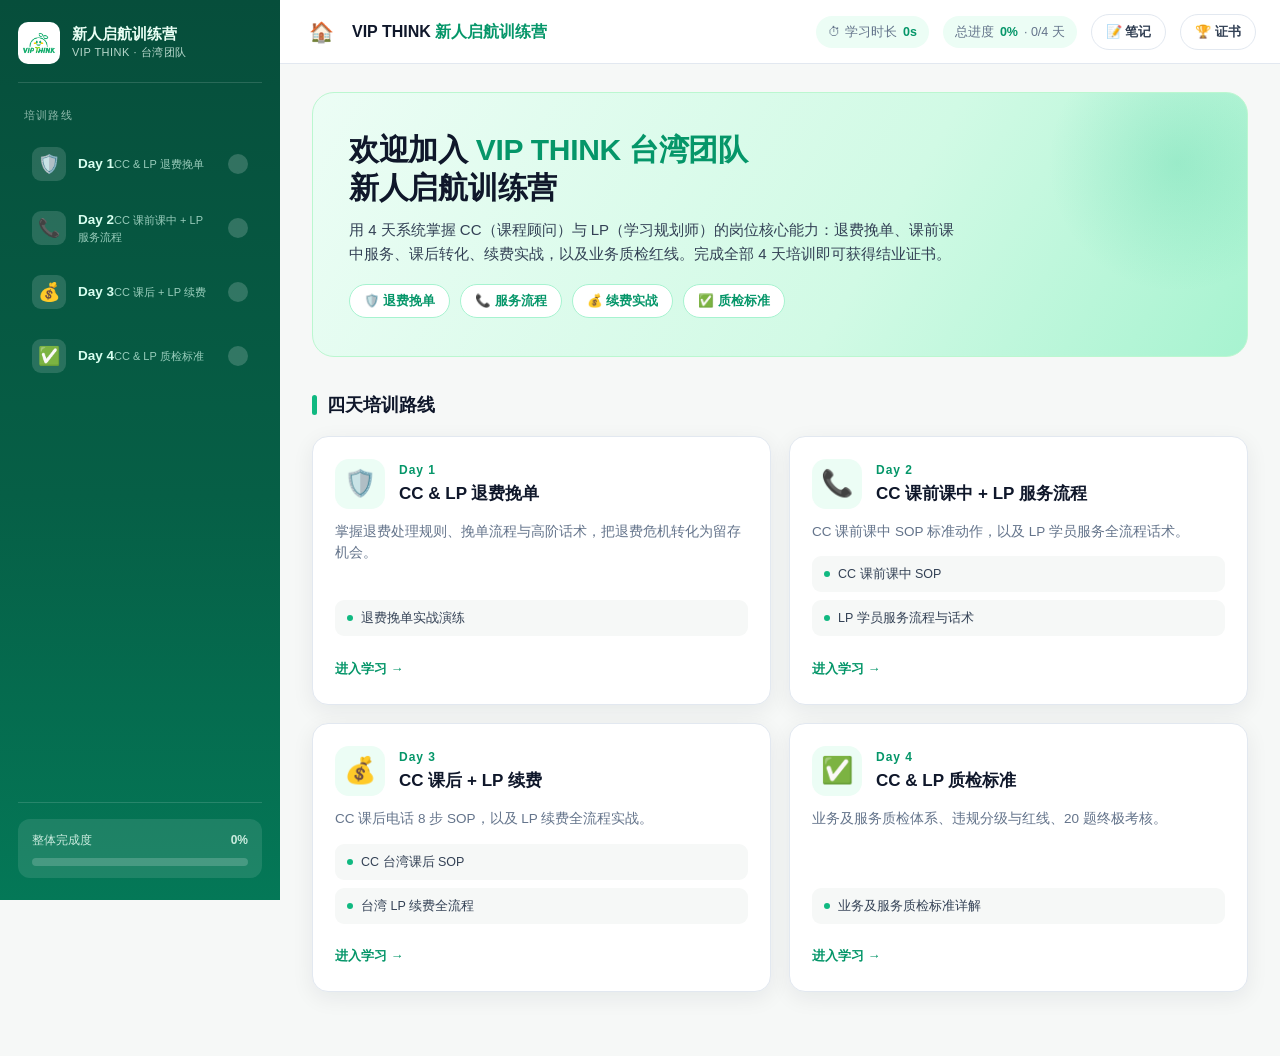
<file: index.html>
<!DOCTYPE html>
<html lang="zh-Hans">
<head>
  <meta charset="UTF-8">
  <meta name="viewport" content="width=device-width, initial-scale=1.0">
  <title>VIP THINK 台湾团队 · 新人启航训练营</title>
  <meta name="description" content="VIP THINK 台湾团队 CC 与 LP 新人入职培训整合门户：退费挽单、服务流程、续费实战、质检标准 四天系统训练。">
  <link rel="icon" href="logo.jpg">
  <link rel="stylesheet" href="css/style.css">
</head>
<body>
  <div class="app">
    <!-- 侧边栏 -->
    <aside class="sidebar" id="sidebar">
      <div class="brand">
        <img src="logo.jpg" alt="VIP THINK">
        <div>
          <div class="b-title">新人启航训练营</div>
          <div class="b-sub">VIP THINK · 台湾团队</div>
        </div>
      </div>
      <div class="nav-label">培训路线</div>
      <nav id="navDays"></nav>
      <div class="side-foot">
        <div class="overall">
          <div class="ot"><span>整体完成度</span><b>0%</b></div>
          <div class="obar"><i></i></div>
        </div>
      </div>
    </aside>
    <div class="scrim" id="scrim"></div>

    <!-- 主区域 -->
    <div class="main">
      <header class="topbar">
        <button class="hamburger" id="hamburger" aria-label="菜单">☰</button>
        <a href="#" id="goHome" title="返回首页" style="font-size:20px;color:var(--ink-2);width:34px;height:34px;display:grid;place-items:center;border-radius:9px;">🏠</a>
        <span class="tb-title" id="tbTitle">VIP THINK <span class="accent">新人启航训练营</span></span>
        <div class="spacer"></div>
        <div class="tb-stat" id="tbTimer">⏱ 学习时长 <b>0s</b></div>
        <div class="tb-stat" id="tbProgress">总进度 <b>0%</b> · 0/4 天</div>
        <button class="tb-btn" id="btnNotes">📝 笔记</button>
        <button class="tb-btn" id="btnCert">🏆 证书</button>
      </header>
      <main class="content" id="content"></main>
    </div>
  </div>

  <!-- 弹窗 & 提示 -->
  <div class="overlay" id="overlay"></div>
  <div class="toast" id="toast"></div>

  <script src="js/app.js"></script>
</body>
</html>

<!-- VIP THINK 台湾团队 · 新人启航训练营 -->
</file>
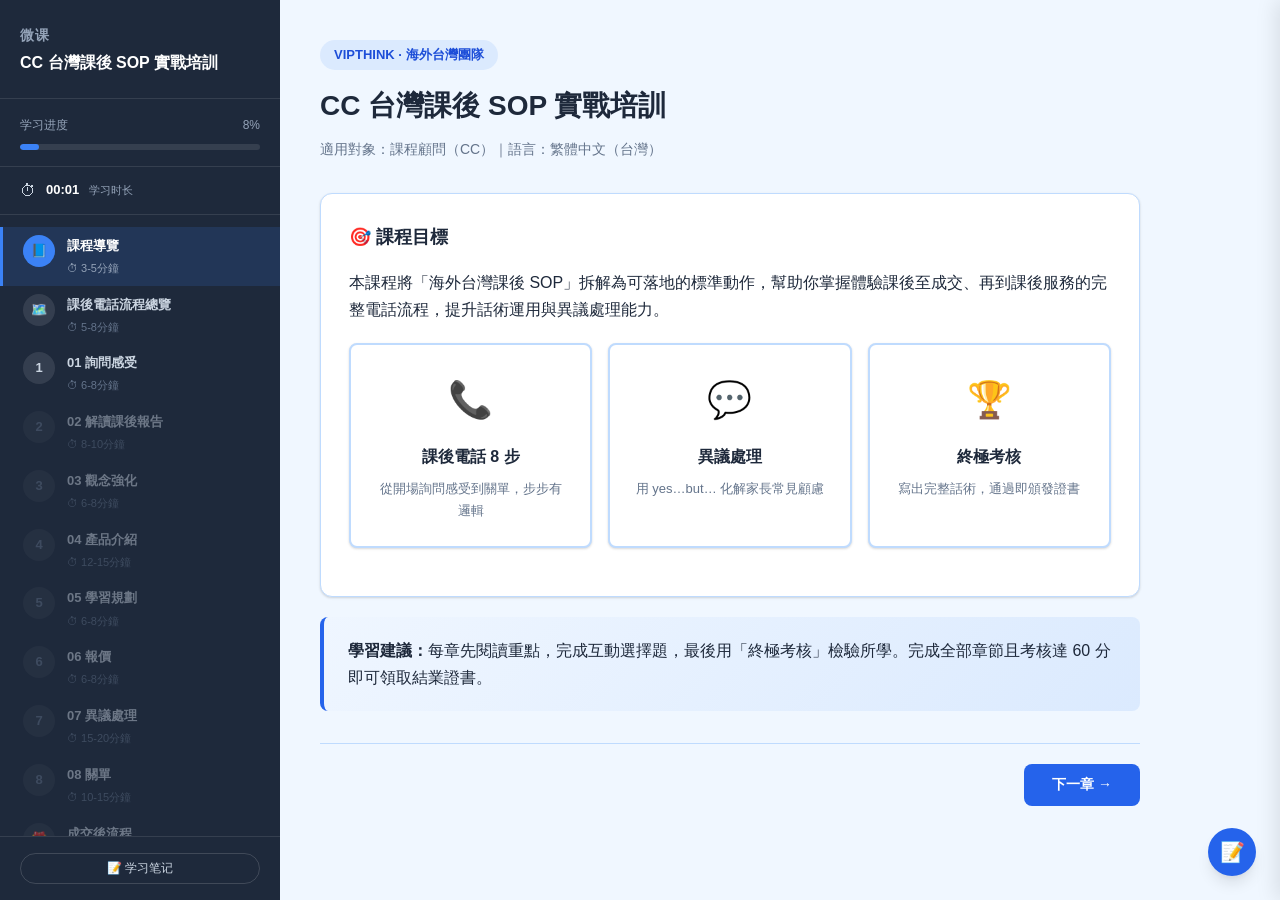
<file: cc-taiwan-afterclass-sop/index.html>
<!DOCTYPE html>
<html lang="zh-CN">
<head>
<meta charset="UTF-8">
<meta name="viewport" content="width=device-width, initial-scale=1.0">
<title>CC 台灣課後 SOP 實戰培訓</title>
<style>
/* ============================================================
   CSS 变量 —— 按需修改品牌色
   ============================================================ */
:root {
  --primary: #2563eb;
  --primary-light: #3b82f6;
  --primary-dark: #1d4ed8;
  --accent: #f59e0b;
  --accent-light: #fbbf24;
  --success: #10b981;
  --danger: #ef4444;
  --bg: #f0f7ff;
  --card: #ffffff;
  --text: #1e293b;
  --text-secondary: #64748b;
  --border: #bfdbfe;
  --sidebar-bg: #1e293b;
  --sidebar-text: #cbd5e1;
  --sidebar-active: #3b82f6;
  --shadow: 0 1px 3px rgba(0,0,0,0.1), 0 1px 2px rgba(0,0,0,0.06);
  --shadow-lg: 0 10px 15px -3px rgba(0,0,0,0.1), 0 4px 6px -2px rgba(0,0,0,0.05);
  --radius: 12px;
  --radius-sm: 8px;
}

* { margin: 0; padding: 0; box-sizing: border-box; }

body {
  font-family: -apple-system, BlinkMacSystemFont, 'Segoe UI', 'PingFang SC', 'Hiragino Sans GB', 'Microsoft YaHei', sans-serif;
  background: var(--bg); color: var(--text); line-height: 1.7;
  display: flex; min-height: 100vh;
}

/* ============================================================
   侧边栏
   ============================================================ */
.sidebar {
  width: 280px; min-width: 280px; background: var(--sidebar-bg);
  color: var(--sidebar-text); display: flex; flex-direction: column;
  position: fixed; top: 0; left: 0; bottom: 0; z-index: 100;
  transition: transform 0.3s;
}
.sidebar-close-btn { display: none; position: absolute; top: 8px; right: 12px;
  background: none; border: none; color: #94a3b8; font-size: 20px;
  cursor: pointer; z-index: 10; padding: 8px; line-height: 1; }

.sidebar-header { padding: 24px 20px; border-bottom: 1px solid rgba(255,255,255,0.1); }
.sidebar-header h3 { font-size: 14px; color: #94a3b8; text-transform: uppercase; letter-spacing: 0.05em; margin-bottom: 4px; }
.sidebar-header .course-title { font-size: 16px; font-weight: 700; color: #fff; line-height: 1.4; }

.sidebar-progress { padding: 16px 20px; border-bottom: 1px solid rgba(255,255,255,0.1); }
.progress-label { display: flex; justify-content: space-between; font-size: 12px; color: #94a3b8; margin-bottom: 8px; }
.progress-bar { height: 6px; background: rgba(255,255,255,0.1); border-radius: 3px; overflow: hidden; }
.progress-fill { height: 100%; background: var(--sidebar-active); border-radius: 3px; transition: width 0.5s ease; width: 0%; }

.sidebar-nav { flex: 1; overflow-y: auto; padding: 12px 0; }
.nav-section { padding: 8px 20px; cursor: pointer; display: flex; align-items: flex-start; gap: 12px; transition: all 0.2s; border-left: 3px solid transparent; }
.nav-section:hover { background: rgba(255,255,255,0.05); }
.nav-section.active { background: rgba(59,130,246,0.15); border-left-color: var(--sidebar-active); color: #fff; }
.nav-section.completed { color: #94a3b8; }
.nav-section.completed .nav-icon { background: var(--success); color: #fff; }
.nav-section.locked { opacity: 0.45; cursor: not-allowed; pointer-events: none; }
.nav-section.locked .nav-icon { background: rgba(255,255,255,0.08); color: #64748b; }
.nav-icon { width: 32px; height: 32px; min-width: 32px; border-radius: 50%; background: rgba(255,255,255,0.1); display: flex; align-items: center; justify-content: center; font-size: 13px; font-weight: 700; color: var(--sidebar-text); transition: all 0.3s; }
.nav-section.active .nav-icon { background: var(--sidebar-active); color: #fff; }
.nav-info .nav-label { font-size: 13px; font-weight: 600; }
.nav-info .nav-sub { font-size: 11px; color: #64748b; margin-top: 2px; }
.nav-section.active .nav-info .nav-sub { color: #94a3b8; }
.sidebar-footer { padding: 16px 20px; border-top: 1px solid rgba(255,255,255,0.1); font-size: 12px; color: #64748b; }

.study-timer { padding: 10px 20px; border-bottom: 1px solid rgba(255,255,255,0.1); display: flex; align-items: center; gap: 10px; font-size: 13px; }
.timer-icon { font-size: 16px; }
.timer-display { color: #fff; font-weight: 700; font-variant-numeric: tabular-nums; }
.timer-label { color: #94a3b8; font-size: 11px; }

/* ============================================================
   主内容区
   ============================================================ */
.main { margin-left: 280px; flex: 1; padding: 40px; max-width: 900px; }
.section { display: none; animation: fadeSlide 0.4s ease; }
.section.active { display: block; }
@keyframes fadeSlide { from { opacity: 0; transform: translateY(12px); } to { opacity: 1; transform: translateY(0); } }

.section-header { margin-bottom: 32px; }
.section-badge { display: inline-block; padding: 4px 14px; background: #dbeafe; color: var(--primary-dark); border-radius: 20px; font-size: 13px; font-weight: 600; margin-bottom: 12px; }
.section-header h1 { font-size: 28px; font-weight: 800; color: var(--text); margin-bottom: 8px; }
.section-header .duration { font-size: 14px; color: var(--text-secondary); }

/* ============================================================
   内容组件
   ============================================================ */
.card { background: var(--card); border-radius: var(--radius); padding: 28px; margin-bottom: 20px; box-shadow: var(--shadow); border: 1px solid var(--border); }
.card-title { font-size: 18px; font-weight: 700; margin-bottom: 16px; color: var(--text); }

.highlight-box { background: linear-gradient(135deg, #eff6ff, #dbeafe); border-left: 4px solid var(--primary); padding: 20px 24px; border-radius: var(--radius-sm); margin: 20px 0; }
.highlight-box.warning { background: linear-gradient(135deg, #fef3c7, #fde68a); border-left-color: var(--accent); }
.highlight-box.danger { background: linear-gradient(135deg, #fef2f2, #fee2e2); border-left-color: var(--danger); }
.highlight-box.success { background: linear-gradient(135deg, #ecfdf5, #d1fae5); border-left-color: var(--success); }

.script-block { background: #f1f5f9; padding: 20px 24px; border-radius: var(--radius-sm); font-style: italic; color: #475569; position: relative; margin: 16px 0; line-height: 1.8; }
.script-block::before { content: '🎙️ 旁白稿'; position: absolute; top: -10px; left: 16px; background: #475569; color: #fff; padding: 2px 10px; border-radius: 10px; font-size: 11px; font-style: normal; }

.flow-steps { display: flex; gap: 16px; margin: 20px 0; flex-wrap: wrap; }
.flow-step { flex: 1; min-width: 140px; background: var(--card); border: 2px solid var(--border); border-radius: var(--radius-sm); padding: 20px; text-align: center; box-shadow: var(--shadow); }
.flow-step .step-num { width: 36px; height: 36px; border-radius: 50%; background: var(--primary); color: #fff; display: inline-flex; align-items: center; justify-content: center; font-weight: 700; font-size: 14px; margin-bottom: 12px; }
.flow-step h4 { font-size: 14px; font-weight: 700; margin-bottom: 8px; }
.flow-step p { font-size: 13px; color: var(--text-secondary); line-height: 1.6; }
.flow-arrow { display: flex; align-items: center; font-size: 24px; color: var(--primary); font-weight: 700; }

.strategy-grid { display: flex; gap: 16px; margin: 20px 0; flex-wrap: wrap; }
.strategy-card { flex: 1; min-width: 200px; background: var(--card); border: 2px solid var(--border); border-radius: var(--radius-sm); padding: 24px; text-align: center; box-shadow: var(--shadow); }
.strategy-card .icon { font-size: 36px; margin-bottom: 12px; }
.strategy-card h4 { font-size: 16px; font-weight: 700; margin-bottom: 8px; }
.strategy-card p { font-size: 13px; color: var(--text-secondary); }

.lifeline-cards { display: flex; gap: 16px; margin: 20px 0; flex-wrap: wrap; }
.lifeline-card { flex: 1; min-width: 180px; background: var(--card); border: 2px solid var(--danger); border-radius: var(--radius-sm); padding: 24px; text-align: center; box-shadow: var(--shadow); }
.lifeline-card .num { font-size: 28px; font-weight: 800; color: var(--danger); margin-bottom: 8px; }

.flash-cards { display: flex; gap: 16px; flex-wrap: wrap; }
.flash-card { flex: 1; min-width: 220px; background: var(--card); border: 1px solid var(--border); border-radius: var(--radius-sm); padding: 20px; box-shadow: var(--shadow); }

.callout-grid { display: flex; gap: 16px; flex-wrap: wrap; }
.callout-item { flex: 1; min-width: 180px; background: var(--card); border-radius: var(--radius-sm); padding: 20px; text-align: center; box-shadow: var(--shadow); border-top: 4px solid var(--primary); }

/* ============================================================
   视频
   ============================================================ */
.video-wrapper { margin: 24px 0; }
.video-label { font-size: 14px; font-weight: 600; color: var(--text); margin-bottom: 12px; }
video { width: 100%; border-radius: var(--radius-sm); background: #000; }

/* ============================================================
   互动组件：选择题
   ============================================================ */
.quiz-card { background: var(--card); border-radius: var(--radius); padding: 28px; margin: 24px 0; box-shadow: var(--shadow-lg); border: 2px solid var(--border); }
.quiz-card.answered-correct { border-color: var(--success); }
.quiz-card.answered-wrong { border-color: var(--danger); }
.quiz-question { font-size: 16px; font-weight: 600; margin-bottom: 20px; line-height: 1.7; }
.quiz-options { display: flex; flex-direction: column; gap: 10px; }
.quiz-option { display: flex; align-items: center; gap: 12px; padding: 16px 16px; border: 2px solid var(--border); border-radius: var(--radius-sm); cursor: pointer; transition: all 0.2s; min-height: 48px; }
.quiz-option:hover { border-color: var(--primary-light); background: #f0f7ff; }
.quiz-option.selected { border-color: var(--primary); background: #dbeafe; }
.quiz-option.correct { border-color: var(--success) !important; background: #ecfdf5 !important; }
.quiz-option.wrong { border-color: var(--danger) !important; background: #fef2f2 !important; }
.quiz-option-label { width: 30px; height: 30px; min-width: 30px; border-radius: 50%; background: var(--border); display: flex; align-items: center; justify-content: center; font-size: 13px; font-weight: 700; }
.quiz-feedback { display: none; margin-top: 16px; padding: 16px; border-radius: var(--radius-sm); font-size: 14px; line-height: 1.7; }
.quiz-feedback.show { display: block; }
.quiz-feedback.correct { background: #ecfdf5; color: #065f46; }
.quiz-feedback.wrong { background: #fef2f2; color: #991b1b; }

/* ============================================================
   互动组件：AI 模拟对话
   ============================================================ */
.dialogue-container { background: var(--card); border-radius: var(--radius); padding: 28px; margin: 24px 0; box-shadow: var(--shadow-lg); border: 2px solid var(--border); }
.dialogue-scenario { background: #f8fafc; padding: 14px 16px; border-radius: var(--radius-sm); font-size: 13px; color: var(--text-secondary); margin-bottom: 16px; }
.customer-bubble { background: #f1f5f9; padding: 16px 20px; border-radius: 16px 16px 16px 4px; font-size: 14px; line-height: 1.7; margin-bottom: 16px; border: 1px solid #e2e8f0; }
.reply-input { width: 100%; min-height: 120px; padding: 16px; border: 2px solid var(--border); border-radius: var(--radius-sm); font-size: 14px; font-family: inherit; line-height: 1.7; resize: vertical; }
.reply-input:focus { border-color: var(--primary-light); outline: none; }
.dialogue-actions { display: flex; gap: 12px; margin-top: 16px; }
.ai-feedback-panel { display: none; margin-top: 20px; padding: 20px; background: #f8fafc; border-radius: var(--radius-sm); border: 1px solid var(--border); }
.ai-feedback-panel.show { display: block; }

/* ============================================================
   互动组件：终极考核
   ============================================================ */
.final-task-container { margin: 24px 0; }
.final-task-input { width: 100%; min-height: 160px; padding: 16px; border: 2px solid var(--border); border-radius: var(--radius-sm); font-size: 14px; font-family: inherit; line-height: 1.8; resize: vertical; }
.final-task-input:focus { border-color: var(--primary-light); outline: none; }
.char-counter { text-align: right; font-size: 12px; color: var(--text-secondary); margin-top: 4px; }

/* ============================================================
   评分展示
   ============================================================ */
.score-display { text-align: center; margin-bottom: 16px; }
.score-circle { width: 64px; height: 64px; border-radius: 50%; display: inline-flex; align-items: center; justify-content: center; font-size: 28px; font-weight: 800; }
.score-circle.high { background: #ecfdf5; color: #065f46; border: 3px solid var(--success); }
.score-circle.medium { background: #fffbeb; color: #92400e; border: 3px solid var(--accent); }
.score-circle.low { background: #fef2f2; color: #991b1b; border: 3px solid var(--danger); }

.keywords-result { display: flex; flex-wrap: wrap; gap: 8px; margin-top: 8px; }
.keyword-tag { padding: 4px 12px; border-radius: 20px; font-size: 12px; font-weight: 600; }
.keyword-tag.found { background: #ecfdf5; color: #065f46; }
.keyword-tag.missing { background: #fef2f2; color: #991b1b; }

.eval-dimensions { display: flex; gap: 16px; flex-wrap: wrap; }
.eval-dim { flex: 1; min-width: 160px; background: var(--card); border: 2px solid var(--border); border-radius: var(--radius-sm); padding: 20px; text-align: center; }
.eval-dim h4 { font-size: 14px; margin-bottom: 8px; }
.eval-dim .stars { font-size: 16px; margin: 8px 0; }

/* ============================================================
   证书弹窗
   ============================================================ */
.cert-overlay { display: none; position: fixed; inset: 0; background: rgba(0,0,0,0.6); z-index: 200; justify-content: center; align-items: center; }
.cert-overlay.show { display: flex; }
.certificate-paper { background: #fff; border-radius: 16px; padding: 40px 32px; max-width: 560px; width: 90%; text-align: center; box-shadow: 0 25px 50px rgba(0,0,0,0.3); }
.cert-title { font-size: 28px; font-weight: 800; color: #1d4ed8; margin-bottom: 8px; }
.cert-sub { font-size: 12px; color: #64748b; letter-spacing: 0.1em; margin-bottom: 24px; }
.cert-body { font-size: 15px; color: #1e293b; line-height: 2.2; }
.cert-name { display: inline-block; border-bottom: 2px solid #2563eb; min-width: 100px; padding: 2px 8px; margin: 0 4px; outline: none; }
.cert-course { font-weight: 700; color: #1d4ed8; margin: 8px 0; }
.cert-score { margin: 20px 0 4px; font-size: 16px; font-weight: 600; color: #10b981; }
.cert-final-score { margin: 4px 0 20px; font-size: 14px; font-weight: 600; color: #1d4ed8; }
.cert-footer { display: flex; justify-content: space-between; font-size: 12px; color: #64748b; margin-top: 32px; border-top: 1px solid #e2e8f0; padding-top: 16px; }
.cert-actions { display: flex; gap: 12px; justify-content: center; margin-top: 20px; }

/* ============================================================
   按钮 & 导航
   ============================================================ */
.btn { display: inline-block; padding: 12px 28px; background: var(--primary); color: #fff; border: none; border-radius: var(--radius-sm); font-size: 14px; font-weight: 600; cursor: pointer; transition: all 0.2s; }
.btn:hover { background: var(--primary-dark); transform: translateY(-1px); }
.btn:disabled { opacity: 0.5; cursor: not-allowed; }
.btn-outline { background: transparent; border: 2px solid var(--border); color: var(--text); }
.btn-outline:hover { border-color: var(--primary); color: var(--primary); transform: translateY(-1px); }
.btn-success { background: var(--success); }
.btn-success:hover { background: #059669; }

.section-nav-buttons { display: flex; justify-content: space-between; margin-top: 32px; padding-top: 20px; border-top: 1px solid var(--border); }

/* ============================================================
   笔记面板 & Toast
   ============================================================ */
.notes-toggle { position: fixed; bottom: 24px; right: 24px; width: 48px; height: 48px; border-radius: 50%; background: var(--primary); color: #fff; border: none; cursor: pointer; font-size: 20px; box-shadow: var(--shadow-lg); z-index: 50; display: flex; align-items: center; justify-content: center; }
.notes-panel { position: fixed; right: 0; top: 0; bottom: 0; width: 300px; background: var(--card); box-shadow: -4px 0 20px rgba(0,0,0,0.1); z-index: 90; transform: translateX(100%); transition: transform 0.3s; padding: 24px; display: flex; flex-direction: column; }
.notes-panel.open { transform: translateX(0); }
.notes-panel h3 { margin-bottom: 12px; }
.notes-panel textarea { flex: 1; border: 1px solid var(--border); border-radius: var(--radius-sm); padding: 12px; font-family: inherit; font-size: 13px; resize: none; }

.toast { position: fixed; bottom: 24px; right: 24px; padding: 12px 24px; border-radius: var(--radius-sm); font-size: 14px; font-weight: 600; z-index: 300; animation: toastIn 0.3s ease; box-shadow: var(--shadow-lg); }
.toast.success { background: #ecfdf5; color: #065f46; border: 1px solid #a7f3d0; }
.toast.warning { background: #fffbeb; color: #92400e; border: 1px solid #fcd34d; }
.toast.info { background: #eff6ff; color: #1e40af; border: 1px solid #bfdbfe; }
@keyframes toastIn { from { opacity: 0; transform: translateY(10px); } to { opacity: 1; transform: translateY(0); } }

/* ============================================================
   移动端适配 (≤1024px)
   ============================================================ */
.mobile-header { display: none; background: var(--sidebar-bg); color: #fff; padding: 10px 16px; align-items: center; gap: 10px; position: sticky; top: 0; z-index: 50; min-height: 48px; }
.mobile-header .mh-title { flex: 1; font-weight: 700; font-size: 14px; overflow: hidden; text-overflow: ellipsis; white-space: nowrap; }
.mobile-header .mh-btn { background: none; border: none; color: #fff; font-size: 20px; cursor: pointer; padding: 4px 8px; line-height: 1; min-width: 36px; min-height: 36px; display: flex; align-items: center; justify-content: center; }
.mobile-progress-bar { display: none; height: 3px; background: rgba(255,255,255,0.15); position: sticky; top: 48px; z-index: 49; }
.mobile-progress-bar .mpb-fill { height: 100%; background: var(--primary-light); transition: width 0.5s ease; width: 0%; }
.sidebar-overlay { display: none; position: fixed; inset: 0; background: rgba(0,0,0,0.5); z-index: 99; }

@media (max-width: 1024px) {
  body { flex-direction: column; }
  .sidebar { transform: translateX(-100%); width: 280px; min-width: 280px; transition: transform 0.3s ease; }
  .sidebar.open { transform: translateX(0); z-index: 110; }
  .sidebar-overlay.show { display: block; }
  .sidebar-close-btn { display: block; }
  .mobile-header { display: flex; }
  .mobile-progress-bar { display: block; }
  .main { margin-left: 0 !important; padding: 16px 14px 80px; max-width: 100%; }
  .section-header h1 { font-size: 20px; }
  .section-badge { font-size: 11px; padding: 3px 10px; }
  .card { padding: 16px; border-radius: 10px; }
  .card-title { font-size: 16px; }
  .flow-steps, .strategy-grid, .lifeline-cards, .callout-grid, .flash-cards, .eval-dimensions { flex-direction: column; }
  .flow-arrow { transform: rotate(90deg); }
  .quiz-option { padding: 14px 12px; min-height: 44px; font-size: 13px; }
  .dialogue-actions { flex-direction: column; }
  .dialogue-actions .btn { width: 100%; }
  .final-task-input { min-height: 120px; font-size: 13px; padding: 12px; }
  .section-nav-buttons { flex-direction: column; gap: 10px; position: sticky; bottom: 0; background: var(--bg); padding: 12px 0; border-top: 1px solid var(--border); margin-top: 24px; }
  .section-nav-buttons .btn { width: 100%; text-align: center; padding: 14px 24px; font-size: 15px; }
  .section-nav-buttons > div { width: 100%; }
  .notes-toggle { display: none; }
  .notes-panel { width: 100%; max-width: 340px; }
  .toast { left: 50%; right: auto; transform: translateX(-50%); bottom: 80px; white-space: nowrap; font-size: 13px; padding: 10px 20px; }
  .certificate-paper { width: 95%; max-width: 95%; padding: 28px 20px; max-height: 90vh; overflow-y: auto; }
  .cert-title { font-size: 22px; }
  .cert-body { font-size: 13px; line-height: 1.8; }
  .cert-actions { flex-direction: column; }
  .cert-actions .btn { width: 100%; }
  .score-circle { width: 56px; height: 56px; font-size: 22px; }
  .keyword-tag { font-size: 11px; padding: 3px 8px; }
}
</style>
</head>
<body>

<!-- ============================================================
     侧边栏
     ============================================================ -->
<aside class="sidebar" id="sidebar">
  <button class="sidebar-close-btn" onclick="toggleSidebar()" aria-label="关闭菜单">✕</button>
  <div class="sidebar-header">
    <h3>微课</h3>
    <div class="course-title">CC 台灣課後 SOP 實戰培訓</div>
  </div>
  <div class="sidebar-progress">
    <div class="progress-label"><span>学习进度</span><span id="progressPercent">0%</span></div>
    <div class="progress-bar"><div class="progress-fill" id="progressFill"></div></div>
  </div>
  <div class="study-timer">
    <span class="timer-icon">⏱</span>
    <span class="timer-display" id="timerDisplay">00:00</span>
    <span class="timer-label">学习时长</span>
  </div>
  <div class="sidebar-nav" id="sidebarNav"></div>
  <div class="sidebar-footer">
    <button onclick="toggleNotes()" style="background:none;border:1px solid rgba(255,255,255,0.15);color:var(--sidebar-text);padding:6px 16px;border-radius:20px;font-size:12px;cursor:pointer;width:100%;">📝 学习笔记</button>
  </div>
</aside>

<div class="sidebar-overlay" id="sidebarOverlay" onclick="toggleSidebar()"></div>

<!-- ============================================================
     移动端顶部导航
     ============================================================ -->
<div class="mobile-header">
  <button class="mh-btn" onclick="toggleSidebar()" aria-label="菜单">☰</button>
  <span class="mh-title" id="mhTitle">CC 台灣課後 SOP 實戰培訓</span>
  <span style="font-size:12px;opacity:0.7;white-space:nowrap;" id="mhTimer">00:00</span>
</div>
<div class="mobile-progress-bar"><div class="mpb-fill" id="mpbFill"></div></div>

<!-- ============================================================
     主内容区
     ============================================================ -->
<main class="main" id="mainContent"></main>

<!-- ============================================================
     证书弹窗
     ============================================================ -->
<div class="cert-overlay" id="certOverlay">
  <div class="certificate-paper" id="certPaper">
    <div class="cert-title">🏆 结业证书</div>
    <div class="cert-sub">CERTIFICATE OF COMPLETION</div>
    <div class="cert-body">
      <p>兹证明</p>
      <p><span class="cert-name" id="certStudentName" contenteditable="true">请填写姓名</span></p>
      <p>已完成</p>
      <p class="cert-course">CC 台灣課後 SOP 實戰培訓</p>
      <p>全部课程内容并通过考核</p>
      <div class="cert-score" id="certScore">综合评定：通过</div>
      <div class="cert-final-score" id="certFinalScore">终极考核得分：—</div>
    </div>
    <div class="cert-footer">
      <span id="certDate"></span>
      <span>VIPTHINK</span>
    </div>
    <div class="cert-actions">
      <button class="btn" onclick="printCertificate()">🖨️ 打印证书</button>
      <button class="btn btn-outline" onclick="closeCertificate()">关闭</button>
    </div>
  </div>
</div>

<!-- ============================================================
     笔记面板
     ============================================================ -->
<button class="notes-toggle" onclick="toggleNotes()">📝</button>
<div class="notes-panel" id="notesPanel">
  <h3>📝 学习笔记 — <span id="notesChapterLabel" style="font-weight:400;font-size:13px;color:var(--text-secondary);"></span></h3>
  <textarea id="notesTextarea" placeholder="在这里记录你的学习心得..."></textarea>
  <button class="btn btn-outline" onclick="toggleNotes()" style="margin-top:12px;width:100%;">关闭</button>
</div>

<script>
// ============================================================
// 课程数据 — 在此配置
// ============================================================
const courseData = {
  title: 'CC 台灣課後 SOP 實戰培訓',
  sections: [
    {
      id: 's1', title: '課程導覽', duration: '3-5分鐘', icon: '📘', type: 'content',
      content: `
        <div class="section-header">
          <span class="section-badge">VIPTHINK · 海外台灣團隊</span>
          <h1>CC 台灣課後 SOP 實戰培訓</h1>
          <p class="duration">適用對象：課程顧問（CC）｜語言：繁體中文（台灣）</p>
        </div>
        <div class="card">
          <h2 class="card-title">🎯 課程目標</h2>
          <p>本課程將「海外台灣課後 SOP」拆解為可落地的標準動作，幫助你掌握體驗課後至成交、再到課後服務的完整電話流程，提升話術運用與異議處理能力。</p>
          <div class="strategy-grid">
            <div class="strategy-card"><div class="icon">📞</div><h4>課後電話 8 步</h4><p>從開場詢問感受到關單，步步有邏輯</p></div>
            <div class="strategy-card"><div class="icon">💬</div><h4>異議處理</h4><p>用 yes…but… 化解家長常見顧慮</p></div>
            <div class="strategy-card"><div class="icon">🏆</div><h4>終極考核</h4><p>寫出完整話術，通過即頒發證書</p></div>
          </div>
        </div>
        <div class="highlight-box">
          <strong>學習建議：</strong>每章先閱讀重點，完成互動選擇題，最後用「終極考核」檢驗所學。完成全部章節且考核達 60 分即可領取結業證書。
        </div>`
    },
    {
      id: 's2', title: '課後電話流程總覽', duration: '5-8分鐘', icon: '🗺️', type: 'content',
      content: `
        <div class="section-header">
          <span class="section-badge">流程地圖</span>
          <h1>課後電話 8 步流程</h1>
          <p class="duration">掌握全局，再逐章細練</p>
        </div>
        <div class="card">
          <h2 class="card-title">📞 8 大步驟</h2>
          <div class="flow-steps">
            <div class="flow-step"><div class="step-num">1</div><h4>詢問感受</h4><p>開場引導家長回憶體驗課</p></div>
            <div class="flow-step"><div class="step-num">2</div><h4>解讀報告</h4><p>說明強項與可進步處</p></div>
            <div class="flow-step"><div class="step-num">3</div><h4>觀念強化</h4><p>重要性與緊迫性</p></div>
            <div class="flow-step"><div class="step-num">4</div><h4>產品介紹</h4><p>公司/師資/體系/服務</p></div>
            <div class="flow-step"><div class="step-num">5</div><h4>學習規劃</h4><p>正報與反推</p></div>
            <div class="flow-step"><div class="step-num">6</div><h4>報價</h4><p>對應方案與課包</p></div>
            <div class="flow-step"><div class="step-num">7</div><h4>異議處理</h4><p>yes…but… 化解顧慮</p></div>
            <div class="flow-step"><div class="step-num">8</div><h4>關單</h4><p>隨時多次軟硬關</p></div>
          </div>
        </div>
        <div class="highlight-box warning">
          <strong>關鍵心法：</strong>流程不是死板照念，而是依家長反應靈活推進；前幾輪「軟關」，多輪後「硬關」，黃金關單在 48 小時內。
        </div>`
    },
    {
      id: 's3', title: '01 詢問感受', duration: '6-8分鐘', icon: '1', type: 'content_quiz', quizId: 'quiz1',
      content: `
        <div class="section-header">
          <span class="section-badge">步驟 01</span>
          <h1>開場：詢問感受</h1>
          <p class="duration">先建立連結，再進入報告</p>
        </div>
        <div class="card">
          <h2 class="card-title">💡 核心目的</h2>
          <p>透過提問授權，引導家長主動回憶體驗課的過程與孩子表現，營造互動氛圍，為後續解讀報告鋪路。</p>
          <div class="highlight-box">
            <strong>開場參考：</strong>「XX媽媽，今天體驗課剛結束，想先聽聽您的感覺？小朋友上課的時候還願意配合老師嗎？」
          </div>
          <p style="margin-top:12px;color:var(--text-secondary);font-size:14px;">⚠️ 切記：產品介紹不是每點都講，要依家長關心的點（需求/痛點）針對性說明，且中途要有互動，不能自己單方面輸出。</p>
        </div>`
    },
    {
      id: 's4', title: '02 解讀課後報告', duration: '8-10分鐘', icon: '2', type: 'content',
      content: `
        <div class="section-header">
          <span class="section-badge">步驟 02</span>
          <h1>解讀課後報告</h1>
          <p class="duration">結構化回饋，引導家長看見差異</p>
        </div>
        <div class="card">
          <h2 class="card-title">📋 回饋結構</h2>
          <div class="flash-cards">
            <div class="flash-card"><strong>① 提問授權</strong><p>「過程中您有任何疑問，隨時跟我說」</p></div>
            <div class="flash-card"><strong>② 學了什麼</strong><p>說明本堂課知識點（如分類概念、簡單推理）</p></div>
            <div class="flash-card"><strong>③ 2-3 個優點</strong><p>願意配合、能動手完成、能舉一反三</p></div>
            <div class="flash-card"><strong>④ 1 個缺點</strong><p>如逆向邏輯需加強、易受顏色干擾</p></div>
            <div class="flash-card"><strong>⑤ 學習建議</strong><p>建議繼續在 S2 級別打底，提升邏輯/表達/數感</p></div>
          </div>
          <div class="script-block">XX媽媽，剛剛授課老師已經把完整的課後測評報告給到了我。等我跟您詳細講解一下 XX 今天的表現……我們建議他可以繼續在 S2 級別學習，打好基礎。</div>
          <p style="font-size:13px;color:var(--text-secondary);">📌 課後 demo 老師會把課堂評價與建議級別透過 Line 私訊給對應的 CC。</p>
        </div>`
    },
    {
      id: 's5', title: '03 觀念強化', duration: '6-8分鐘', icon: '3', type: 'content',
      content: `
        <div class="section-header">
          <span class="section-badge">步驟 03</span>
          <h1>觀念強化：重要性與緊迫性</h1>
          <p class="duration">把「為什麼要學」講到位</p>
        </div>
        <div class="card">
          <p>邏輯思維不是短期衝刺就能補起來，關鍵靠<strong>系統化長期培養</strong>。結合課前了解到的家長期待（銜接國小 / 穩固校內成績 / 鍛鍊邏輯 / 適應評量 / 參加競賽），再對接課程價值。</p>
          <div class="highlight-box">
            <strong>參考話術：</strong>「媽媽您提到想幫助小朋友銜接國小，這樣等我結合我們的課程，跟您詳細介紹一下。邏輯思維是長期培養的，越早打底越輕鬆。」
          </div>
          <p style="font-size:14px;color:var(--text-secondary);margin-top:12px;">💡 若課前沒問到，這一步要主動詢問媽媽想培養孩子什麼能力，再銜接課程介紹。</p>
        </div>`
    },
    {
      id: 's6', title: '04 產品介紹', duration: '12-15分鐘', icon: '4', type: 'content_quiz', quizId: 'quiz2',
      content: `
        <div class="section-header">
          <span class="section-badge">步驟 04</span>
          <h1>產品介紹</h1>
          <p class="duration">按痛點說，不單方面輸出</p>
        </div>
        <div class="card">
          <h2 class="card-title">🧩 八大介紹重點</h2>
          <div class="flash-cards">
            <div class="flash-card"><strong>① 公司介紹</strong><p>2016 創立，營運滿 10 年，學員遍及 72 國，超 200 萬孩子；課程依台灣 108 課綱在地化。</p></div>
            <div class="flash-card"><strong>② 師資介紹</strong><p>亞太區台灣專屬師資，熟悉本地口音與學習習慣；可依性格選中文或英文授課。</p></div>
            <div class="flash-card"><strong>③ 課程體系</strong><p>9 個循序漸進階段，建構式教學，不靠填鴨，像闖關一樣路徑清晰。</p></div>
            <div class="flash-card"><strong>④ 趣味化課堂</strong><p>知識點融入動畫劇情與互動遊戲，即時星星獎勵提升動力。</p></div>
            <div class="flash-card"><strong>⑤ 學習內容</strong><p>以 S4 為例：70% 同步校內考點，30% 思維拓展，兼顧評量與競賽。</p></div>
            <div class="flash-card"><strong>⑥ 上課形式</strong><p>每週兩堂、每堂 40 分鐘、4-6 人小班，同儕互動保持活躍。</p></div>
            <div class="flash-card"><strong>⑦ 學習閉環</strong><p>學—練—測—評，配套練習、定期檢測、老師及時反饋。</p></div>
            <div class="flash-card"><strong>⑧ 課後服務</strong><p>3 位老師共服務 1 位學員：排課 / 班導 / 授課，Line@ 隨時溝通。</p></div>
          </div>
          <div class="highlight-box warning" style="margin-top:16px;">
            <strong>產品介紹後「排雷」：</strong>作用有二——確認家長是否有聽進去、試探意向（有興趣的家長會在此主動提問）。例如課前得知計算是弱項，就重點講我們如何提升計算能力。
          </div>
        </div>`
    },
    {
      id: 's7', title: '05 學習規劃', duration: '6-8分鐘', icon: '5', type: 'content',
      content: `
        <div class="section-header">
          <span class="section-badge">步驟 05</span>
          <h1>學習規劃</h1>
          <p class="duration">把課程價值轉成「孩子的路徑」</p>
        </div>
        <div class="card">
          <p>依孩子的級別與目標，對應 108 課綱校內知識點，規劃循序漸進的學習路徑；除校內必學，額外補足邏輯思維拓展題型。</p>
          <div class="highlight-box">
            <strong>規劃重點：</strong>越早啟動規劃，越早把數學底子打穩、分數拉上來，不用等到高年級跟不上再著急。結合「報價」環節，用正報或反推呈現方案。
          </div>
        </div>`
    },
    {
      id: 's8', title: '06 報價', duration: '6-8分鐘', icon: '6', type: 'content_quiz', quizId: 'quiz3',
      content: `
        <div class="section-header">
          <span class="section-badge">步驟 06</span>
          <h1>報價</h1>
          <p class="duration">兩種方式：正報、反推</p>
        </div>
        <div class="card">
          <div class="strategy-grid">
            <div class="strategy-card"><div class="icon">💰</div><h4>正報</h4><p>直接依課程方案與課包報價，清楚列出內容與對應費用。</p></div>
            <div class="strategy-card"><div class="icon">🎯</div><h4>反推</h4><p>從家長期望的結果（如目標級別 / 預算 / 時程）倒推合適方案，再對應報價。</p></div>
          </div>
          <div class="highlight-box">
            <strong>小技巧：</strong>報價前先確認家長的核心關切（效果 / 時間 / 預算），再選正報或反推，讓數字更有說服力。
          </div>
        </div>`
    },
    {
      id: 's9', title: '07 異議處理', duration: '15-20分鐘', icon: '7', type: 'content_quiz', quizId: 'quiz4',
      content: `
        <div class="section-header">
          <span class="section-badge">步驟 07</span>
          <h1>異議處理</h1>
          <p class="duration">yes…but… 先理解，再化解</p>
        </div>
        <div class="card">
          <h2 class="card-title">🧭 通用步驟</h2>
          <div class="flash-cards">
            <div class="flash-card"><strong>第一步</strong><p>搞清楚在「考慮什麼」：價格？效果？時間？把模糊的考慮具體化。</p></div>
            <div class="flash-card"><strong>第二步</strong><p>搞清楚「誰說了算」：了解決策結構（爸爸/媽媽最看重什麼）。</p></div>
            <div class="flash-card"><strong>第三步</strong><p>假設問題解決是否買單：判斷是真原因還是藉口。</p></div>
          </div>
          <div class="highlight-box">
            <strong>核心認知：</strong>「我再考慮下」不是一個結果，而是一個信號——代表顧慮未被解決、價值感不足或缺乏緊迫感。目標是幫家長完成決策所需的心理過程，而非硬促單。
          </div>
          <h2 class="card-title" style="margin-top:20px;">📂 常見異議分類</h2>
          <div class="callout-grid">
            <div class="callout-item"><strong>信任類</strong><p>看到簡體/廣州公司→強調全球布局、台灣專屬班級、內容 100% 覆蓋台灣考點</p></div>
            <div class="callout-item"><strong>決策人類</strong><p>要跟爸爸商量→肯定媽媽做決定，提供致電雙方說明的機會</p></div>
            <div class="callout-item"><strong>教育理念類</strong><p>不喜歡數學/年紀小→用黃金期、108 課綱、私中面試等觀念引導</p></div>
            <div class="callout-item"><strong>價格類</strong><p>太貴→回歸價值與重要性，用案例與 CP 值說服</p></div>
            <div class="callout-item"><strong>視力類</strong><p>不想線上→護眼模式、40 分鐘設計、護眼操</p></div>
            <div class="callout-item"><strong>付款類</strong><p>不想一次買多→試學班（4 個月）或 AFTEE 三期 0 手續費</p></div>
          </div>
        </div>`
    },
    {
      id: 's10', title: '08 關單', duration: '10-15分鐘', icon: '8', type: 'content_quiz', quizId: 'quiz5',
      content: `
        <div class="section-header">
          <span class="section-badge">步驟 08</span>
          <h1>關單</h1>
          <p class="duration">隨時多次，時機成熟即關</p>
        </div>
        <div class="card">
          <div class="highlight-box success">
            <strong>關單心法：</strong>關單在時機成熟時，而非固定在某流程。前幾輪「軟關」，多輪後「硬關」；隨時隨地多次心理暗示。黃金關單 48 小時，課前挖需、課後順水推舟。
          </div>
          <h2 class="card-title" style="margin-top:18px;">🛠️ 七種關單法</h2>
          <div class="flash-cards">
            <div class="flash-card"><strong>軟關</strong><p>「媽媽您傾向週中還是週末上課呀？」</p></div>
            <div class="flash-card"><strong>硬關</strong><p>「體驗專屬優惠名額只剩 3 個，我立刻幫您預留一個？」</p></div>
            <div class="flash-card"><strong>假設關單</strong><p>「下午跟晚上都可以，小朋友傾向哪個？」直接帶入成交</p></div>
            <div class="flash-card"><strong>優惠關單</strong><p>用名額稀缺製造緊迫感</p></div>
            <div class="flash-card"><strong>直接關單</strong><p>「我們直接幫小朋友把學習名額保留下來」</p></div>
            <div class="flash-card"><strong>衡量關單</strong><p>幫家長算帳，看學完後的收穫</p></div>
            <div class="flash-card"><strong>保障關單</strong><p>4 堂無憂試學保障，不滿意全額退（非必要不以此促單）</p></div>
          </div>
        </div>`
    },
    {
      id: 's11', title: '成交後流程', duration: '8-10分鐘', icon: '🎁', type: 'content',
      content: `
        <div class="section-header">
          <span class="section-badge">售後服務</span>
          <h1>成交後流程</h1>
          <p class="duration">定心丸 + 三大文件，24 小時內到位</p>
        </div>
        <div class="card">
          <h2 class="card-title">💝 成交後的定心丸</h2>
          <div class="flash-cards">
            <div class="flash-card"><strong>給予鼓勵與信心</strong><p>恭喜成為學員，介紹老師 Line@、打卡贈課活動（分享海報 24h 截圖送 8000 豌豆幣）</p></div>
            <div class="flash-card"><strong>完善客戶資料</strong><p>後台寫好跟進記錄與注意事項，引入「班導」概念突顯服務</p></div>
            <div class="flash-card"><strong>介紹轉介紹活動</strong><p>口碑轉介紹額外福利</p></div>
          </div>
          <h2 class="card-title" style="margin-top:20px;">📨 三大發送文件（24 小時內必發，否則觸犯質檢）</h2>
          <div class="callout-grid">
            <div class="callout-item"><strong>新生入學指南</strong><p>依購買課包版本發送對應指南</p></div>
            <div class="callout-item"><strong>課時確認函</strong><p>依課包版本發送對應確認函</p></div>
            <div class="callout-item"><strong>打卡教學</strong><p>2 則，24h 內發；家長不想打卡要柔性引導（圖文一鍵生成）</p></div>
          </div>
        </div>`
    },
    {
      id: 's12', title: '終極考核', duration: '15-20分鐘', icon: '🏆', type: 'content',
      content: `
        <div class="section-header">
          <span class="section-badge">🏆 終極考核</span>
          <h1>終極考核：課後電話話術演練</h1>
          <p class="duration">綜合應用 · 需達 60 分</p>
        </div>
        <div class="card">
          <h2 class="card-title">📋 考核場景</h2>
          <p>你剛完成 XX（S2 級別，5 歲）的體驗課。媽媽在電話裡說：</p>
          <div class="customer-bubble">「我覺得小朋友好像不太喜歡數學，而且你們價格有點貴，我想再考慮一下。」</div>
          <p>請寫出你的<strong>完整回應話術</strong>，需覆蓋：<strong>共情 → 觀念強化 → 產品價值 → 異議處理 → 軟關單</strong>。字數越多、維度覆蓋越完整，得分越高。</p>
        </div>
        <div class="card final-task-container" id="finalTaskContainer">
          <h3>✍️ 寫下你的回應</h3>
          <textarea class="final-task-input" id="finalTaskInput" placeholder="例如：XX媽媽我完全理解您的擔心...（請運用所學 SOP 組織完整話術）"></textarea>
          <div class="char-counter" id="finalCharCount">0 / 500字</div>
          <div style="display:flex;gap:12px;margin-top:16px;">
            <button class="btn" id="finalSubmitBtn" onclick="submitFinalTask()">提交考核</button>
            <button class="btn btn-outline" onclick="resetFinalTask()">重新作答</button>
          </div>
          <div id="finalFeedback" style="display:none;"></div>
        </div>`
    }
  ]
};

// ============================================================
// 互动练习数据 — 在此配置
// ============================================================
const quizzes = {
  quiz1: {
    quizId: 'quiz1',
    question: '課後電話「詢問感受」環節，開場第一步最合適的是？',
    options: [
      { label: 'A', text: '直接開始介紹課程內容與價格' },
      { label: 'B', text: '先詢問家長/孩子上課感受，引導回憶體驗課' },
      { label: 'C', text: '一開場就處理家長可能的異議' },
      { label: 'D', text: '直接報價並催促報名' }
    ],
    correct: 1,
    feedback_correct: '✅ 正確！先詢問感受能建立連結、引導家長主動回憶體驗課，為後續解讀報告鋪路。',
    feedback_wrong: '❌ 不正確。開場應先「詢問感受」建立連結，而非直接介紹、報價或處理異議。'
  },
  quiz2: {
    quizId: 'quiz2',
    question: '產品介紹環節的核心原則是？',
    options: [
      { label: 'A', text: '把八大賣點一次講完，讓家長全知道' },
      { label: 'B', text: '只強調公司規模與創立年分' },
      { label: 'C', text: '按家長關心的痛點針對性介紹，並全程互動' },
      { label: 'D', text: '全程由 CC 單方面輸出，節省時間' }
    ],
    correct: 2,
    feedback_correct: '✅ 正確！產品介紹要依家長需求/痛點針對性說明，且中途要有互動，不能單方面輸出。',
    feedback_wrong: '❌ 不正確。應針對家長痛點介紹並保持互動，而非全講或單方面輸出。'
  },
  quiz3: {
    quizId: 'quiz3',
    question: '關於「正報」與「反推」兩種報價方式，下列何者正確？',
    options: [
      { label: 'A', text: '只能用正報，不能使用反推' },
      { label: 'B', text: '反推是從家長期望的結果倒推合適方案' },
      { label: 'C', text: '報價要在關單之後才進行' },
      { label: 'D', text: '報價不需要結合學習規劃' }
    ],
    correct: 1,
    feedback_correct: '✅ 正確！反推從家長期望的結果（目標/預算/時程）倒推方案，再對應報價，更有說服力。',
    feedback_wrong: '❌ 不正確。反推是從家長期望結果倒推方案；報價應建立在學習規劃之上。'
  },
  quiz4: {
    quizId: 'quiz4',
    question: '家長說「我再考慮一下」，第一步應該？',
    options: [
      { label: 'A', text: '直接說「好啊，等您消息」' },
      { label: 'B', text: '搞清楚家長在考慮什麼，把模糊的「考慮」具體化' },
      { label: 'C', text: '立刻降價促單' },
      { label: 'D', text: '直接進入硬關單' }
    ],
    correct: 1,
    feedback_correct: '✅ 正確！「再考慮」是信號不是結果，第一步要具體化顧慮（價格/效果/時間），再對應處理。',
    feedback_wrong: '❌ 不正確。勿直接回「好啊等消息」或硬促單，先搞清楚考慮的是什麼。'
  },
  quiz5: {
    quizId: 'quiz5',
    question: '關於「關單」的時機，下列何者正確？',
    options: [
      { label: 'A', text: '只在流程最後一步才能關單' },
      { label: 'B', text: '關單應隨時多次心理暗示，時機成熟（如家長主動提問）即關' },
      { label: 'C', text: '關單只能用「優惠關單法」' },
      { label: 'D', text: '關單前不能做任何軟關' }
    ],
    correct: 1,
    feedback_correct: '✅ 正確！關單隨時多次、前幾輪軟關，時機成熟（如家長主動提問）即關，黃金關單 48 小時。',
    feedback_wrong: '❌ 不正確。關單貫穿全程、隨時多次，不限於最後一步或單一手法。'
  }
};

// ============================================================
// 状态管理
// ============================================================
const LS_PREFIX = 'vipthink_tw_afterclass';
let currentSection = 0;
let completedSections = new Set();
let quiz1Answered = false;
let quiz2Answered = false;
let quiz3Answered = false;
let quiz4Answered = false;
let quiz5Answered = false;
let finalTaskSubmitted = false;
let finalScore = 0;

let studySeconds = 0;
let timerInterval = null;

// ============================================================
// 初始化
// ============================================================
function init() {
  renderSidebar();
  renderSections();
  navigateTo(0);
  setupQuizListeners();
  setupFinalTaskListener();
  startTimer();
  loadNotes();
  loadProgress();
}

function renderSidebar() {
  const nav = document.getElementById('sidebarNav');
  nav.innerHTML = courseData.sections.map((s, i) => `
    <div class="nav-section" data-index="${i}" onclick="navigateTo(${i})">
      <div class="nav-icon">${s.icon}</div>
      <div class="nav-info">
        <div class="nav-label">${s.title}</div>
        <div class="nav-sub">⏱ ${s.duration}</div>
      </div>
    </div>
  `).join('');
  updateSidebarLocks();
}

function updateSidebarLocks() {
  document.querySelectorAll('.nav-section').forEach((el, i) => {
    const check = canNavigateTo(i);
    if (!check.ok && i !== currentSection) {
      el.classList.add('locked');
    } else {
      el.classList.remove('locked');
    }
  });
}

function renderSections() {
  const main = document.getElementById('mainContent');
  main.innerHTML = courseData.sections.map((s, i) => `
    <div class="section" data-section="${i}">
      ${s.content}
      ${s.type === 'content_quiz' ? renderQuiz(quizzes[s.quizId], i) : ''}
      ${s.type === 'content_chart_dialogue' ? renderDialogue(quizzes[s.quizId], i) : ''}
      <div class="section-nav-buttons">
        <div>${i > 0 ? `<button class="btn btn-outline" onclick="navigateTo(${i-1})">← 上一章</button>` : ''}</div>
        <div>${i < courseData.sections.length - 1 ? `<button class="btn" onclick="markComplete(${i});navigateTo(${i+1})">下一章 →</button>` : `<button class="btn btn-success" id="completeCourseBtn" onclick="tryCompleteCourse(${i})">✓ 完成课程</button>`}</div>
      </div>
    </div>
  `).join('');
}

// ============================================================
// 导航与锁定
// ============================================================
function canNavigateTo(index) {
  if (index > 2 && !quiz1Answered) return { ok: false, msg: '請先完成「01 詢問感受」章節的互動選擇題' };
  if (index > 5 && !quiz2Answered) return { ok: false, msg: '請先完成「04 產品介紹」章節的互動選擇題' };
  if (index > 7 && !quiz3Answered) return { ok: false, msg: '請先完成「06 報價」章節的互動選擇題' };
  if (index > 8 && !quiz4Answered) return { ok: false, msg: '請先完成「07 異議處理」章節的互動選擇題' };
  if (index > 9 && !quiz5Answered) return { ok: false, msg: '請先完成「08 關單」章節的互動選擇題' };
  return { ok: true };
}

function navigateTo(index) {
  const check = canNavigateTo(index);
  if (!check.ok) {
    showToast('🔒 ' + check.msg, 'warning');
    return;
  }
  currentSection = index;
  document.querySelectorAll('.section').forEach(s => s.classList.remove('active'));
  document.querySelectorAll('.nav-section').forEach(n => n.classList.remove('active'));
  const section = document.querySelector(`.section[data-section="${index}"]`);
  if (section) section.classList.add('active');
  const navItem = document.querySelector(`.nav-section[data-index="${index}"]`);
  if (navItem) navItem.classList.add('active');
  updateProgress();
  updateNotesForSection(index);
  saveProgress();
  window.scrollTo({ top: 0, behavior: 'smooth' });
  document.getElementById('sidebar').classList.remove('open');
  document.getElementById('sidebarOverlay').classList.remove('show');
  const mhTitle = document.getElementById('mhTitle');
  if (mhTitle) mhTitle.textContent = courseData.sections[index].title;
}

function markComplete(index) {
  completedSections.add(index);
  updateProgress();
  saveProgress();
  showToast('「' + courseData.sections[index].title + '」已完成 ✓', 'success');
  checkCertificate();
}

function tryCompleteCourse(index) {
  if (!finalTaskSubmitted) {
    showToast('請先完成終極考核並提交答案', 'warning');
    return;
  }
  if (finalScore < 60) {
    showToast('終極考核得分未達 60 分（當前 ' + finalScore + ' 分）', 'warning');
    return;
  }
  markComplete(index);
}

function updateProgress() {
  const total = courseData.sections.length;
  const viewed = new Set([...completedSections, currentSection]);
  const pct = Math.round((viewed.size / total) * 100);
  document.getElementById('progressPercent').textContent = pct + '%';
  document.getElementById('progressFill').style.width = pct + '%';
  const mpbFill = document.getElementById('mpbFill');
  if (mpbFill) mpbFill.style.width = pct + '%';
  document.querySelectorAll('.nav-section').forEach((el, i) => {
    if (completedSections.has(i)) el.classList.add('completed');
  });
}

// ============================================================
// 选择题组件
// ============================================================
function renderQuiz(quiz, sectionIndex) {
  if (!quiz || quiz.isDialogue) return '';
  return `
    <div class="quiz-card" id="quiz-${quiz.quizId || sectionIndex}">
      <div style="display:flex;align-items:center;gap:8px;margin-bottom:12px;">
        <span style="font-size:24px;">✍️</span>
        <h3 style="font-size:16px;font-weight:700;">互动练习：选择题</h3>
      </div>
      <div class="quiz-question">${quiz.question}</div>
      <div class="quiz-options">
        ${quiz.options.map((opt, oi) => `
          <div class="quiz-option" data-option="${oi}" onclick="selectQuizOption(this, ${oi}, '${quiz.quizId || sectionIndex}')">
            <span class="quiz-option-label">${opt.label}</span>
            <span>${opt.text}</span>
          </div>
        `).join('')}
      </div>
      <div class="quiz-feedback" id="feedback-${quiz.quizId || sectionIndex}"></div>
    </div>
  `;
}

function selectQuizOption(el, optionIndex, quizId) {
  const quiz = quizzes[quizId];
  if (!quiz) return;
  const card = document.getElementById('quiz-' + quizId);
  if (card.classList.contains('answered-correct') || card.classList.contains('answered-wrong')) return;
  const isCorrect = optionIndex === quiz.correct;
  card.querySelectorAll('.quiz-option').forEach((opt, i) => {
    if (i === quiz.correct) opt.classList.add('correct');
    if (i === optionIndex && !isCorrect) opt.classList.add('wrong');
  });
  el.classList.add('selected');
  const fb = document.getElementById('feedback-' + quizId);
  fb.className = 'quiz-feedback show ' + (isCorrect ? 'correct' : 'wrong');
  fb.innerHTML = isCorrect ? quiz.feedback_correct : quiz.feedback_wrong;
  card.classList.add(isCorrect ? 'answered-correct' : 'answered-wrong');
  if (quizId === 'quiz1') { quiz1Answered = true; }
  else if (quizId === 'quiz2') { quiz2Answered = true; }
  else if (quizId === 'quiz3') { quiz3Answered = true; }
  else if (quizId === 'quiz4') { quiz4Answered = true; }
  else if (quizId === 'quiz5') { quiz5Answered = true; }
  updateSidebarLocks();
  saveProgress();
}

// ============================================================
// AI 模拟对话组件
// ============================================================
function renderDialogue(quiz, sectionIndex) {
  if (!quiz || !quiz.isDialogue) return '';
  return `
    <div class="dialogue-container" id="dialogue-container">
      <div style="display:flex;align-items:center;gap:8px;margin-bottom:12px;">
        <span style="font-size:24px;">🤖</span>
        <h3 style="font-size:16px;font-weight:700;">互动练习：AI模拟对话</h3>
      </div>
      <div class="dialogue-scenario"><strong>📋 场景设定：</strong>${quiz.scenario}</div>
      <div class="customer-bubble">${quiz.question}</div>
      <textarea class="reply-input" id="dialogueInput" placeholder="请运用所学策略组织回应..."></textarea>
      <div class="dialogue-actions">
        <button class="btn" id="submitDialogueBtn" onclick="submitDialogue()">提交回答</button>
        <button class="btn btn-outline" onclick="resetDialogue()">重新作答</button>
      </div>
      <div class="ai-feedback-panel" id="dialogueFeedback"></div>
    </div>
  `;
}

function submitDialogue() {
  showToast('本章節未配置對話練習', 'info');
}

function resetDialogue() {
  return;
}

// ============================================================
// 终极考核组件
// ============================================================
function setupFinalTaskListener() {
  const input = document.getElementById('finalTaskInput');
  if (input) input.addEventListener('input', function() {
    document.getElementById('finalCharCount').textContent = this.value.length + ' / 500字';
  });
}

function submitFinalTask() {
  const input = document.getElementById('finalTaskInput');
  const text = (input.value || '').trim();
  if (!text) { showToast('請先填寫你的回應話術', 'warning'); return; }
  if (finalTaskSubmitted) { showToast('終極考核已提交，不可重複作答', 'info'); return; }

  const dims = [
    { name: '共情理解', terms: ['理解','懂','體會','感受','心情','擔心','明白','知道'], weight: 25 },
    { name: '觀念強化', terms: ['長期','黃金','關鍵','基礎','思維','邏輯','108','課綱','國小','培養'], weight: 25 },
    { name: '價值傳遞', terms: ['遊戲','趣味','覆蓋','考點','品牌','師資','體系','課程'], weight: 25 },
    { name: '異議處理', terms: ['價格','價值','貴','不喜','引導','年齡','小','考慮'], weight: 25 }
  ];
  const dims2 = [
    { name: '具體行動', terms: ['報名','體驗','安排','連結','支付','規劃','方案','名額','辦理'], weight: 30 },
    { name: '正面引導', terms: ['成長','進步','信心','相信','基礎','關鍵','黃金','打底'], weight: 30 },
    { name: '案例支撐', terms: ['案例','學員','類似','同齡','其他','家長','孩子'], weight: 20 },
    { name: '閉環承諾', terms: ['反饋','服務','隨時','Line','跟進','聯繫','協助'], weight: 20 }
  ];

  function scoreDims(list) {
    let s = 0;
    list.forEach(function(d) {
      d.hit = d.terms.some(function(t) { return text.indexOf(t) >= 0; });
      if (d.hit) s += d.weight;
    });
    return s;
  }
  const dim1Score = scoreDims(dims);
  const dim2Score = scoreDims(dims2);

  const len = text.length;
  let dim3Score;
  if (len < 60) dim3Score = 25;
  else if (len < 100) dim3Score = 45;
  else if (len < 150) dim3Score = 65;
  else if (len < 200) dim3Score = 85;
  else dim3Score = 100;

  finalScore = Math.round((dim1Score + dim2Score + dim3Score) / 3);

  const allDims = dims.concat(dims2);
  const tags = allDims.map(function(d) { return '<span class="keyword-tag ' + (d.hit ? 'found' : 'missing') + '">' + d.name + (d.hit ? '✓' : '✗') + '</span>'; }).join('');
  const circleClass = finalScore >= 80 ? 'high' : (finalScore >= 60 ? 'medium' : 'low');
  const passed = finalScore >= 60;
  const fb = document.getElementById('finalFeedback');
  fb.style.display = 'block';
  fb.innerHTML = '<div class="score-display"><div class="score-circle ' + circleClass + '">' + finalScore + '</div></div>' +
    '<p style="text-align:center;margin:8px 0;font-weight:700;">終極考核' + (passed ? '通過 🎉' : '未通過（需達 60 分）') + '</p>' +
    '<p style="font-size:13px;color:var(--text-secondary);margin:12px 0 4px;">維度命中情況（流程規範性 + 說服力）：</p>' +
    '<div class="keywords-result">' + tags + '</div>' +
    '<div class="highlight-box ' + (passed ? 'success' : 'warning') + '" style="margin-top:16px;">' +
    (passed
      ? '✅ 話術已覆蓋主要維度，建議持續打磨「異議處理」與「具體關單動作」的細節，讓回應更自然流暢。'
      : '💡 目前回應尚未完整覆蓋關鍵維度。請回憶 SOP：先共情家長顧慮 → 強化邏輯思維培養的觀念與緊迫性 → 傳遞課程價值 → 處理價格/興趣異議 → 給出具體報名或體驗動作。補充內容後可重新作答。') +
    '</div>';

  finalTaskSubmitted = true;
  document.getElementById('finalSubmitBtn').disabled = true;
  input.disabled = true;
  updateSidebarLocks();
  saveProgress();
  checkCertificate();
}

function resetFinalTask() {
  const input = document.getElementById('finalTaskInput');
  if (input) { input.value = ''; input.disabled = false; }
  const cc = document.getElementById('finalCharCount');
  if (cc) cc.textContent = '0 / 500字';
  const fb = document.getElementById('finalFeedback');
  if (fb) { fb.style.display = 'none'; fb.innerHTML = ''; }
  const btn = document.getElementById('finalSubmitBtn');
  if (btn) btn.disabled = false;
  finalTaskSubmitted = false;
  finalScore = 0;
  updateSidebarLocks();
  saveProgress();
}

// ============================================================
// 键盘快捷键
// ============================================================
function setupQuizListeners() {
  document.addEventListener('keydown', function(e) {
    if (e.ctrlKey && e.key === 'Enter') {
      const dialogueInput = document.getElementById('dialogueInput');
      if (dialogueInput && document.activeElement === dialogueInput) submitDialogue();
    }
  });
}

// ============================================================
// 计时器
// ============================================================
function startTimer() {
  const saved = localStorage.getItem(LS_PREFIX + '_study_seconds');
  if (saved) studySeconds = parseInt(saved);
  updateTimerDisplay();
  timerInterval = setInterval(() => {
    studySeconds++;
    updateTimerDisplay();
    if (studySeconds % 10 === 0) localStorage.setItem(LS_PREFIX + '_study_seconds', studySeconds);
  }, 1000);
}

function updateTimerDisplay() {
  const mins = Math.floor(studySeconds / 60);
  const secs = studySeconds % 60;
  const timeStr = String(mins).padStart(2, '0') + ':' + String(secs).padStart(2, '0');
  const el = document.getElementById('timerDisplay');
  if (el) el.textContent = timeStr;
  const mhTimer = document.getElementById('mhTimer');
  if (mhTimer) mhTimer.textContent = '⏱ ' + timeStr;
}

// ============================================================
// 笔记
// ============================================================
function toggleNotes() {
  document.getElementById('notesPanel').classList.toggle('open');
}
function updateNotesForSection(index) {
  document.getElementById('notesChapterLabel').textContent = courseData.sections[index].title;
  const saved = JSON.parse(localStorage.getItem(LS_PREFIX + '_notes') || '{}');
  document.getElementById('notesTextarea').value = saved[index] || '';
}
function loadNotes() {
  const saved = JSON.parse(localStorage.getItem(LS_PREFIX + '_notes') || '{}');
  const ta = document.getElementById('notesTextarea');
  if (ta) {
    ta.value = saved[currentSection] || '';
    ta.addEventListener('input', function() {
      const all = JSON.parse(localStorage.getItem(LS_PREFIX + '_notes') || '{}');
      all[currentSection] = this.value;
      localStorage.setItem(LS_PREFIX + '_notes', JSON.stringify(all));
    });
  }
}

// ============================================================
// 进度持久化
// ============================================================
function saveProgress() {
  const state = {
    completedSections: [...completedSections],
    quiz1Answered, quiz2Answered, quiz3Answered, quiz4Answered, quiz5Answered, finalTaskSubmitted, finalScore
  };
  localStorage.setItem(LS_PREFIX + '_progress', JSON.stringify(state));
}

function loadProgress() {
  try {
    const saved = JSON.parse(localStorage.getItem(LS_PREFIX + '_progress'));
    if (saved) {
      completedSections = new Set(saved.completedSections || []);
      quiz1Answered = saved.quiz1Answered || false;
      quiz2Answered = saved.quiz2Answered || false;
      quiz3Answered = saved.quiz3Answered || false;
      quiz4Answered = saved.quiz4Answered || false;
      quiz5Answered = saved.quiz5Answered || false;
      finalTaskSubmitted = saved.finalTaskSubmitted || false;
      finalScore = saved.finalScore || 0;
      updateProgress();
      updateSidebarLocks();
    }
  } catch (e) {}
}

// ============================================================
// 结业证书
// ============================================================
function checkCertificate() {
  let allDone = completedSections.size >= courseData.sections.length;
  allDone = allDone && quiz1Answered && quiz2Answered && quiz3Answered && quiz4Answered && quiz5Answered && finalTaskSubmitted && finalScore >= 60;
  if (allDone) {
    setTimeout(() => {
      showToast('🏆 恭喜完成全部课程！点击领取结业证书', 'success');
      document.getElementById('certStudentName').textContent = '请填写姓名';
      document.getElementById('certScore').textContent = '综合评定：通过';
      document.getElementById('certFinalScore').textContent = '终极考核得分：' + (typeof finalScore !== 'undefined' ? finalScore : '—') + ' 分';
      document.getElementById('certDate').textContent = new Date().toLocaleDateString('zh-CN', { year: 'numeric', month: 'long', day: 'numeric' });
      document.getElementById('certOverlay').style.display = 'flex';
    }, 1000);
  }
}

function closeCertificate() {
  document.getElementById('certOverlay').style.display = 'none';
}

function printCertificate() {
  const cert = document.getElementById('certPaper');
  const win = window.open('', '_blank', 'width=750,height=600');
  win.document.write('<html><head><meta charset="UTF-8"><title>结业证书</title><style>');
  win.document.write('body{font-family:"PingFang SC","Microsoft YaHei",sans-serif;display:flex;justify-content:center;align-items:center;min-height:100vh;margin:0;background:#f1f5f9;}');
  win.document.write('.cert{background:#fff;width:700px;padding:48px 36px;text-align:center;border:2px solid #e2e8f0;border-radius:12px;}');
  win.document.write('.cert h1{font-size:28px;color:#1d4ed8;margin-bottom:4px;}');
  win.document.write('.cert .sub{font-size:12px;color:#64748b;letter-spacing:0.1em;margin-bottom:24px;}');
  win.document.write('.cert .body{font-size:15px;line-height:2;color:#1e293b;}');
  win.document.write('.cert .name{display:inline-block;border-bottom:2px solid #2563eb;min-width:120px;padding:4px 12px;margin:0 4px;}');
  win.document.write('.cert .course{font-weight:700;color:#1d4ed8;margin:8px 0;}');
  win.document.write('.cert .score{margin:20px 0 4px;font-size:16px;font-weight:600;color:#10b981;}');
  win.document.write('.cert .final-score{margin:4px 0 20px;font-size:14px;font-weight:600;color:#1d4ed8;}');
  win.document.write('.cert .footer{display:flex;justify-content:space-between;font-size:12px;color:#64748b;margin-top:32px;border-top:1px solid #e2e8f0;padding-top:16px;}');
  win.document.write('</style></head><body><div class="cert">');
  win.document.write(cert.innerHTML.replace(/<button[^>]*>.*?<\/button>/g, ''));
  win.document.write('</div></body></html>');
  win.document.close();
  setTimeout(() => win.print(), 500);
}

// ============================================================
// Toast & Sidebar Toggle
// ============================================================
function showToast(msg, type) {
  const existing = document.querySelector('.toast');
  if (existing) existing.remove();
  const toast = document.createElement('div');
  toast.className = 'toast ' + type;
  toast.textContent = msg;
  document.body.appendChild(toast);
  setTimeout(() => toast.remove(), 2500);
}

function toggleSidebar() {
  document.getElementById('sidebar').classList.toggle('open');
  document.getElementById('sidebarOverlay').classList.toggle('show');
}

document.addEventListener('DOMContentLoaded', init);
</script>
</body>
</html>
</file>
<file: css/style.css>
/* ============================================================
   VIP THINK 台湾团队 · 新人启航训练营
   整合培训门户 — 统一样式
   ============================================================ */

:root {
  --brand: #10b981;
  --brand-dark: #059669;
  --brand-light: #d1fae5;
  --brand-soft: #ecfdf5;
  --accent: #f59e0b;
  --accent-soft: #fef3c7;
  --ink: #0f172a;
  --ink-2: #334155;
  --ink-3: #64748b;
  --line: #e2e8f0;
  --bg: #f6f8f7;
  --card: #ffffff;
  --shadow: 0 6px 22px rgba(15, 23, 42, 0.07);
  --shadow-lg: 0 16px 48px rgba(15, 23, 42, 0.12);
  --radius: 16px;
  --radius-sm: 10px;
  --sidebar-w: 280px;
  --topbar-h: 64px;
  font-family: -apple-system, BlinkMacSystemFont, "Segoe UI", "PingFang TC",
    "Microsoft JhengHei", "Microsoft YaHei", "Hiragino Sans GB", sans-serif;
}

* { box-sizing: border-box; margin: 0; padding: 0; }

html, body { height: 100%; }

body {
  background: var(--bg);
  color: var(--ink);
  line-height: 1.6;
  -webkit-font-smoothing: antialiased;
}

button { font-family: inherit; cursor: pointer; border: none; background: none; }
a { color: var(--brand-dark); text-decoration: none; }

/* ---------------- Layout ---------------- */
.app { display: flex; min-height: 100vh; }

/* ---------------- Sidebar ---------------- */
.sidebar {
  width: var(--sidebar-w);
  background: linear-gradient(180deg, #064e3b 0%, #065f46 55%, #047857 100%);
  color: #eafff5;
  position: fixed;
  top: 0; left: 0; bottom: 0;
  display: flex;
  flex-direction: column;
  padding: 22px 18px;
  z-index: 40;
  transition: transform 0.28s ease;
}
.sidebar .brand {
  display: flex; align-items: center; gap: 12px;
  padding-bottom: 18px; border-bottom: 1px solid rgba(255,255,255,0.14);
  margin-bottom: 18px;
}
.sidebar .brand img { width: 42px; height: 42px; border-radius: 10px; background: #fff; padding: 3px; }
.sidebar .brand .b-title { font-size: 15px; font-weight: 700; line-height: 1.25; }
.sidebar .brand .b-sub { font-size: 11px; opacity: 0.78; letter-spacing: 0.5px; }

.nav-label { font-size: 11px; text-transform: uppercase; letter-spacing: 1.2px; opacity: 0.6; margin: 6px 6px 10px; }

.nav-day {
  display: flex; align-items: center; gap: 12px;
  width: 100%; text-align: left;
  padding: 12px 14px; border-radius: 12px;
  color: #d8fff0; font-size: 14px; font-weight: 600;
  transition: background 0.18s, transform 0.18s;
  margin-bottom: 6px;
}
.nav-day:hover { background: rgba(255,255,255,0.10); }
.nav-day.active { background: rgba(255,255,255,0.16); box-shadow: inset 0 0 0 1px rgba(255,255,255,0.12); }
.nav-day .ico {
  width: 34px; height: 34px; flex: none;
  display: grid; place-items: center;
  background: rgba(255,255,255,0.14); border-radius: 9px; font-size: 18px;
}
.nav-day .meta { flex: 1; min-width: 0; }
.nav-day .meta .t { font-size: 13.5px; }
.nav-day .meta .s { font-size: 11px; opacity: 0.7; font-weight: 500; }
.nav-day .check {
  width: 20px; height: 20px; flex: none; border-radius: 50%;
  display: grid; place-items: center; font-size: 12px;
  background: rgba(255,255,255,0.18); color: transparent;
}
.nav-day.done .check { background: var(--brand); color: #fff; }

.sidebar .side-foot { margin-top: auto; padding-top: 16px; border-top: 1px solid rgba(255,255,255,0.14); }
.overall {
  background: rgba(255,255,255,0.10); border-radius: 12px; padding: 12px 14px;
}
.overall .ot { font-size: 12px; opacity: 0.85; display: flex; justify-content: space-between; margin-bottom: 8px; }
.overall .obar { height: 8px; background: rgba(255,255,255,0.18); border-radius: 6px; overflow: hidden; }
.overall .obar > i { display: block; height: 100%; background: linear-gradient(90deg, #6ee7b7, #34d399); width: 0; transition: width 0.5s; }

/* ---------------- Main ---------------- */
.main { margin-left: var(--sidebar-w); flex: 1; min-width: 0; }

.topbar {
  height: var(--topbar-h);
  background: var(--card);
  border-bottom: 1px solid var(--line);
  display: flex; align-items: center; gap: 14px;
  padding: 0 24px; position: sticky; top: 0; z-index: 30;
}
.topbar .hamburger { display: none; font-size: 22px; color: var(--ink-2); }
.topbar .tb-title { font-size: 16px; font-weight: 700; }
.topbar .tb-title .accent { color: var(--brand-dark); }
.topbar .spacer { flex: 1; }
.topbar .tb-stat {
  font-size: 12.5px; color: var(--ink-3); display: flex; align-items: center; gap: 6px;
  background: var(--brand-soft); padding: 6px 12px; border-radius: 20px;
}
.topbar .tb-stat b { color: var(--brand-dark); }
.topbar .tb-btn {
  font-size: 13px; font-weight: 600; color: var(--ink-2);
  padding: 8px 14px; border-radius: 20px; border: 1px solid var(--line);
  background: #fff; transition: 0.18s;
}
.topbar .tb-btn:hover { border-color: var(--brand); color: var(--brand-dark); }

.content { padding: 28px 32px 64px; max-width: 1100px; }

/* ---------------- Home ---------------- */
.hero {
  background: linear-gradient(120deg, #ecfdf5 0%, #d1fae5 60%, #a7f3d0 100%);
  border-radius: 22px; padding: 38px 36px; position: relative; overflow: hidden;
  border: 1px solid #bbf7d0;
}
.hero::after {
  content: ""; position: absolute; right: -60px; top: -60px;
  width: 260px; height: 260px; border-radius: 50%;
  background: radial-gradient(circle, rgba(16,185,129,0.18), transparent 70%);
}
.hero h1 { font-size: 30px; line-height: 1.25; margin-bottom: 12px; letter-spacing: -0.3px; }
.hero h1 .g { color: var(--brand-dark); }
.hero p { font-size: 15px; color: var(--ink-2); max-width: 620px; }
.hero .tags { margin-top: 18px; display: flex; gap: 10px; flex-wrap: wrap; position: relative; z-index: 1; }
.hero .tag {
  font-size: 12.5px; font-weight: 600; color: var(--brand-dark);
  background: #fff; border: 1px solid #a7f3d0; padding: 6px 14px; border-radius: 20px;
}

.section-title { font-size: 18px; font-weight: 700; margin: 34px 0 16px; display: flex; align-items: center; gap: 10px; }
.section-title .bar { width: 5px; height: 20px; background: var(--brand); border-radius: 3px; }

.day-grid { display: grid; grid-template-columns: repeat(2, 1fr); gap: 18px; }
.day-card {
  background: var(--card); border: 1px solid var(--line); border-radius: var(--radius);
  padding: 22px; box-shadow: var(--shadow);
  transition: transform 0.2s, box-shadow 0.2s, border-color 0.2s;
  display: flex; flex-direction: column; cursor: pointer; position: relative;
}
.day-card:hover { transform: translateY(-4px); box-shadow: var(--shadow-lg); border-color: var(--brand-light); }
.day-card .dc-top { display: flex; align-items: center; gap: 14px; margin-bottom: 12px; }
.day-card .dc-ico {
  width: 50px; height: 50px; flex: none; border-radius: 14px;
  background: var(--brand-soft); display: grid; place-items: center; font-size: 26px;
}
.day-card .dc-day { font-size: 12px; font-weight: 700; color: var(--brand-dark); letter-spacing: 1px; }
.day-card .dc-title { font-size: 17px; font-weight: 700; }
.day-card .dc-desc { font-size: 13.5px; color: var(--ink-3); flex: 1; }
.day-card .dc-mods { margin: 14px 0; display: flex; flex-direction: column; gap: 8px; }
.day-card .dc-mod {
  font-size: 12.5px; color: var(--ink-2); background: var(--bg);
  padding: 8px 12px; border-radius: 9px; display: flex; align-items: center; gap: 8px;
}
.day-card .dc-mod .dot { width: 6px; height: 6px; border-radius: 50%; background: var(--brand); flex: none; }
.day-card .dc-foot { display: flex; align-items: center; justify-content: space-between; margin-top: 6px; }
.day-card .dc-go { font-size: 13px; font-weight: 700; color: var(--brand-dark); display: flex; align-items: center; gap: 6px; }
.day-card .dc-badge {
  font-size: 11px; font-weight: 700; color: #fff; background: var(--brand);
  padding: 4px 10px; border-radius: 20px; opacity: 0; transition: 0.2s;
}
.day-card.done .dc-badge { opacity: 1; }

/* ---------------- Day view ---------------- */
.breadcrumb { font-size: 13px; color: var(--ink-3); margin-bottom: 14px; display: flex; align-items: center; gap: 8px; }
.breadcrumb a { color: var(--brand-dark); font-weight: 600; }
.day-head { display: flex; align-items: flex-start; gap: 18px; margin-bottom: 22px; }
.day-head .dh-ico {
  width: 60px; height: 60px; flex: none; border-radius: 16px;
  background: var(--brand-soft); display: grid; place-items: center; font-size: 32px;
}
.day-head h2 { font-size: 24px; }
.day-head p { color: var(--ink-3); font-size: 14px; margin-top: 4px; }

.mod-card {
  background: var(--card); border: 1px solid var(--line); border-radius: var(--radius);
  padding: 20px 22px; box-shadow: var(--shadow); margin-bottom: 16px;
  display: flex; align-items: center; gap: 18px;
}
.mod-card .mc-info { flex: 1; min-width: 0; }
.mod-card .mc-title { font-size: 16px; font-weight: 700; }
.mod-card .mc-desc { font-size: 13px; color: var(--ink-3); margin-top: 4px; }
.mod-card .mc-lang {
  display: inline-block; font-size: 11px; font-weight: 600; color: var(--brand-dark);
  background: var(--brand-soft); padding: 2px 9px; border-radius: 12px; margin-top: 8px;
}
.btn {
  font-size: 14px; font-weight: 700; padding: 11px 22px; border-radius: 12px;
  background: var(--brand); color: #fff; transition: 0.18s; white-space: nowrap;
  box-shadow: 0 4px 12px rgba(16,185,129,0.28);
}
.btn:hover { background: var(--brand-dark); }
.btn.ghost { background: #fff; color: var(--brand-dark); border: 1px solid var(--brand-light); box-shadow: none; }
.btn.ghost:hover { background: var(--brand-soft); }
.btn:disabled { opacity: 0.55; cursor: default; box-shadow: none; }

.day-actions { display: flex; gap: 12px; margin-top: 8px; flex-wrap: wrap; }

.note-box { background: var(--card); border: 1px solid var(--line); border-radius: var(--radius); padding: 20px 22px; margin-top: 22px; box-shadow: var(--shadow); }
.note-box h4 { font-size: 14px; margin-bottom: 10px; display: flex; align-items: center; gap: 8px; }
.note-box textarea {
  width: 100%; min-height: 90px; border: 1px solid var(--line); border-radius: 10px;
  padding: 12px; font-family: inherit; font-size: 13.5px; color: var(--ink); resize: vertical;
}
.note-box textarea:focus { outline: 2px solid var(--brand-light); border-color: var(--brand); }
.note-box .nb-save { font-size: 12px; color: var(--brand-dark); margin-top: 8px; height: 16px; }

/* ---------------- Course iframe ---------------- */
.course-view { padding: 0; }
.course-bar {
  position: sticky; top: var(--topbar-h); z-index: 20;
  background: #fff; border-bottom: 1px solid var(--line);
  display: flex; align-items: center; gap: 14px; padding: 12px 24px;
}
.course-bar .cb-title { font-size: 14px; font-weight: 700; flex: 1; }
.course-bar .cb-title small { display: block; font-weight: 500; font-size: 12px; color: var(--ink-3); }
.course-frame {
  width: 100%; height: calc(100vh - var(--topbar-h) - 57px);
  border: none; background: #fff; display: block;
}

/* ---------------- Modal ---------------- */
.overlay {
  position: fixed; inset: 0; background: rgba(15,23,42,0.55);
  display: none; align-items: center; justify-content: center; z-index: 100; padding: 24px;
}
.overlay.show { display: flex; }
.modal {
  background: #fff; border-radius: 20px; width: 100%; max-width: 560px;
  max-height: 90vh; overflow: auto; box-shadow: var(--shadow-lg); padding: 28px;
}
.modal h3 { font-size: 20px; margin-bottom: 6px; }
.modal .m-sub { color: var(--ink-3); font-size: 13.5px; margin-bottom: 18px; }
.modal label { font-size: 13px; font-weight: 600; display: block; margin: 14px 0 6px; }
.modal input[type=text] {
  width: 100%; padding: 12px 14px; border: 1px solid var(--line); border-radius: 10px;
  font-size: 14px; font-family: inherit;
}
.modal input[type=text]:focus { outline: 2px solid var(--brand-light); border-color: var(--brand); }
.modal .m-actions { display: flex; gap: 12px; justify-content: flex-end; margin-top: 22px; }
.cert-preview { margin-top: 18px; border: 1px dashed var(--brand); border-radius: 14px; overflow: hidden; }
.cert-preview canvas { width: 100%; display: block; }

.toast {
  position: fixed; bottom: 26px; left: 50%; transform: translateX(-50%) translateY(20px);
  background: var(--ink); color: #fff; padding: 12px 22px; border-radius: 24px;
  font-size: 13.5px; font-weight: 600; opacity: 0; transition: 0.3s; z-index: 200; pointer-events: none;
}
.toast.show { opacity: 1; transform: translateX(-50%) translateY(0); }

/* ---------------- Responsive ---------------- */
@media (max-width: 1024px) {
  .day-grid { grid-template-columns: 1fr; }
}
@media (max-width: 860px) {
  .sidebar { transform: translateX(-100%); }
  .sidebar.open { transform: translateX(0); box-shadow: var(--shadow-lg); }
  .main { margin-left: 0; }
  .topbar .hamburger { display: block; }
  .content { padding: 20px 18px 48px; }
  .hero { padding: 28px 22px; }
  .hero h1 { font-size: 24px; }
  .mod-card { flex-direction: column; align-items: stretch; }
  .mod-card .btn { width: 100%; }
  .scrim { position: fixed; inset: 0; background: rgba(0,0,0,0.4); z-index: 35; display: none; }
  .scrim.show { display: block; }
}
</file>
